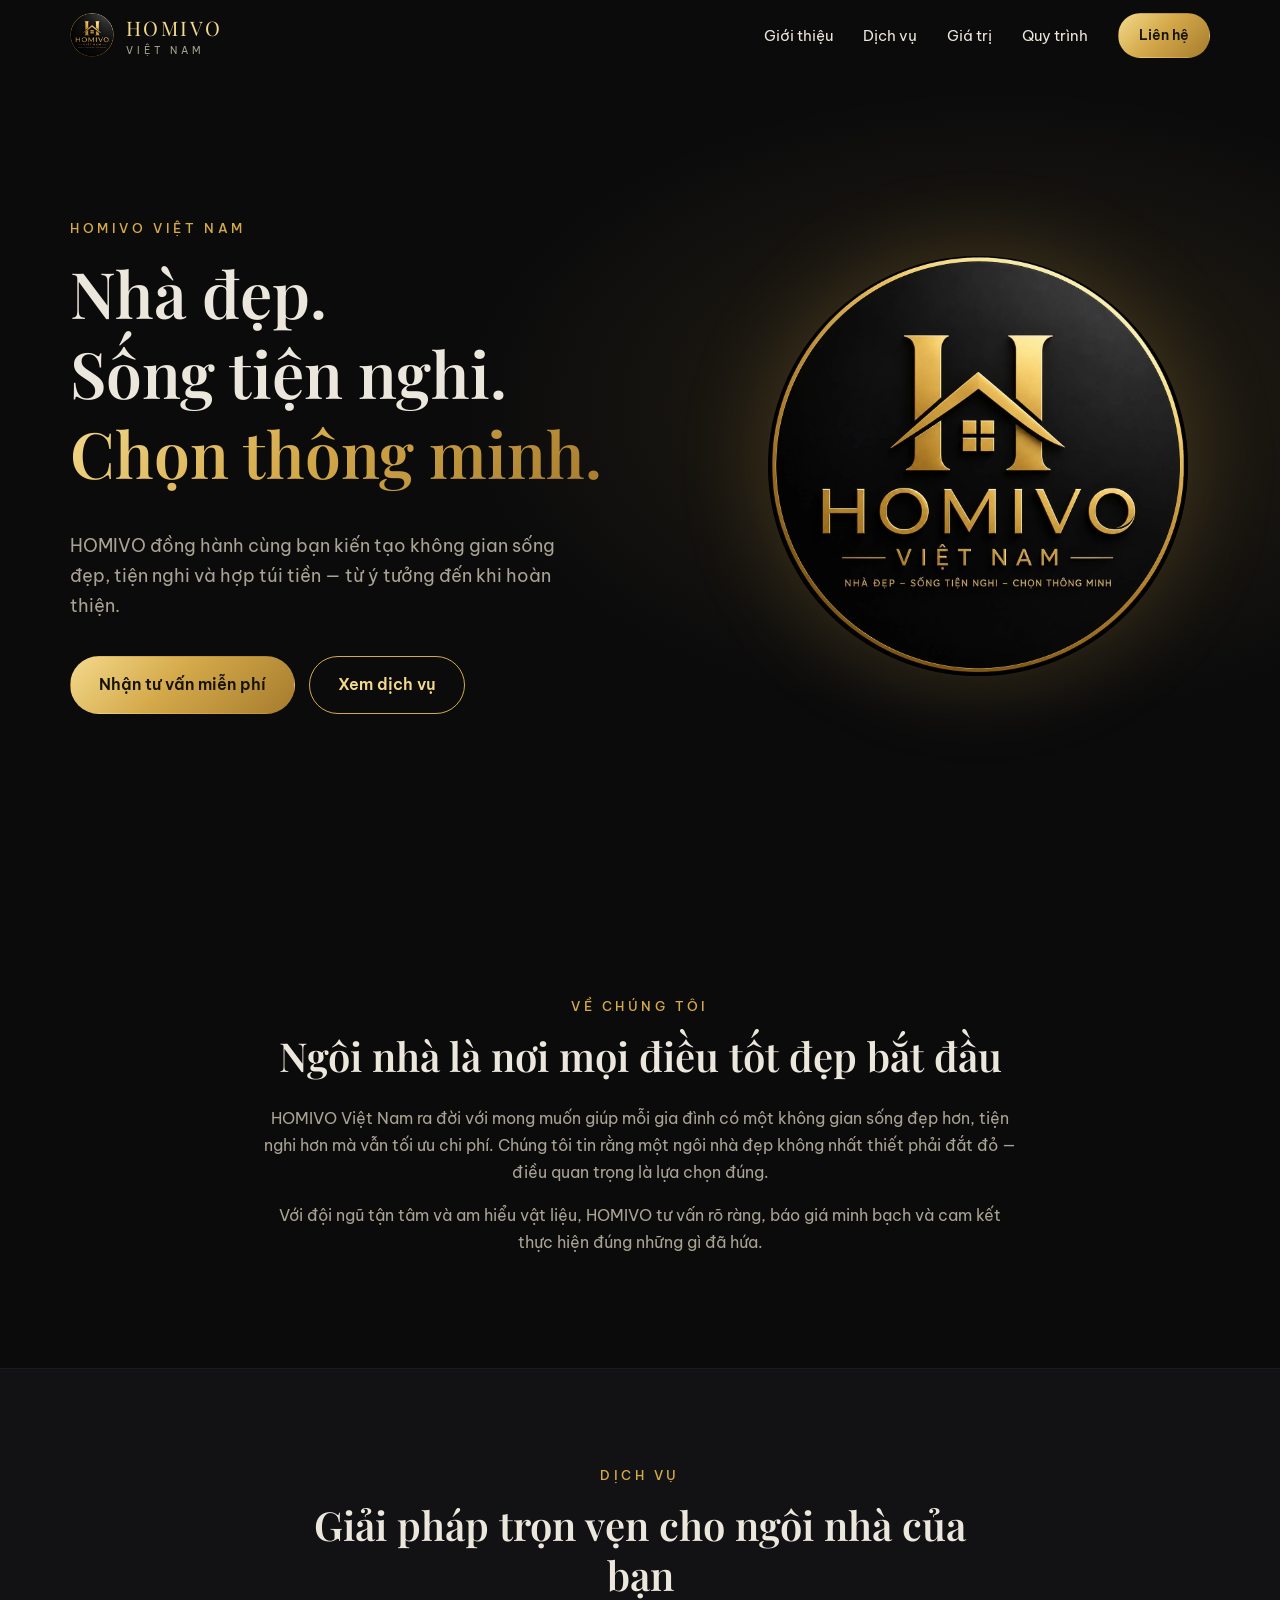
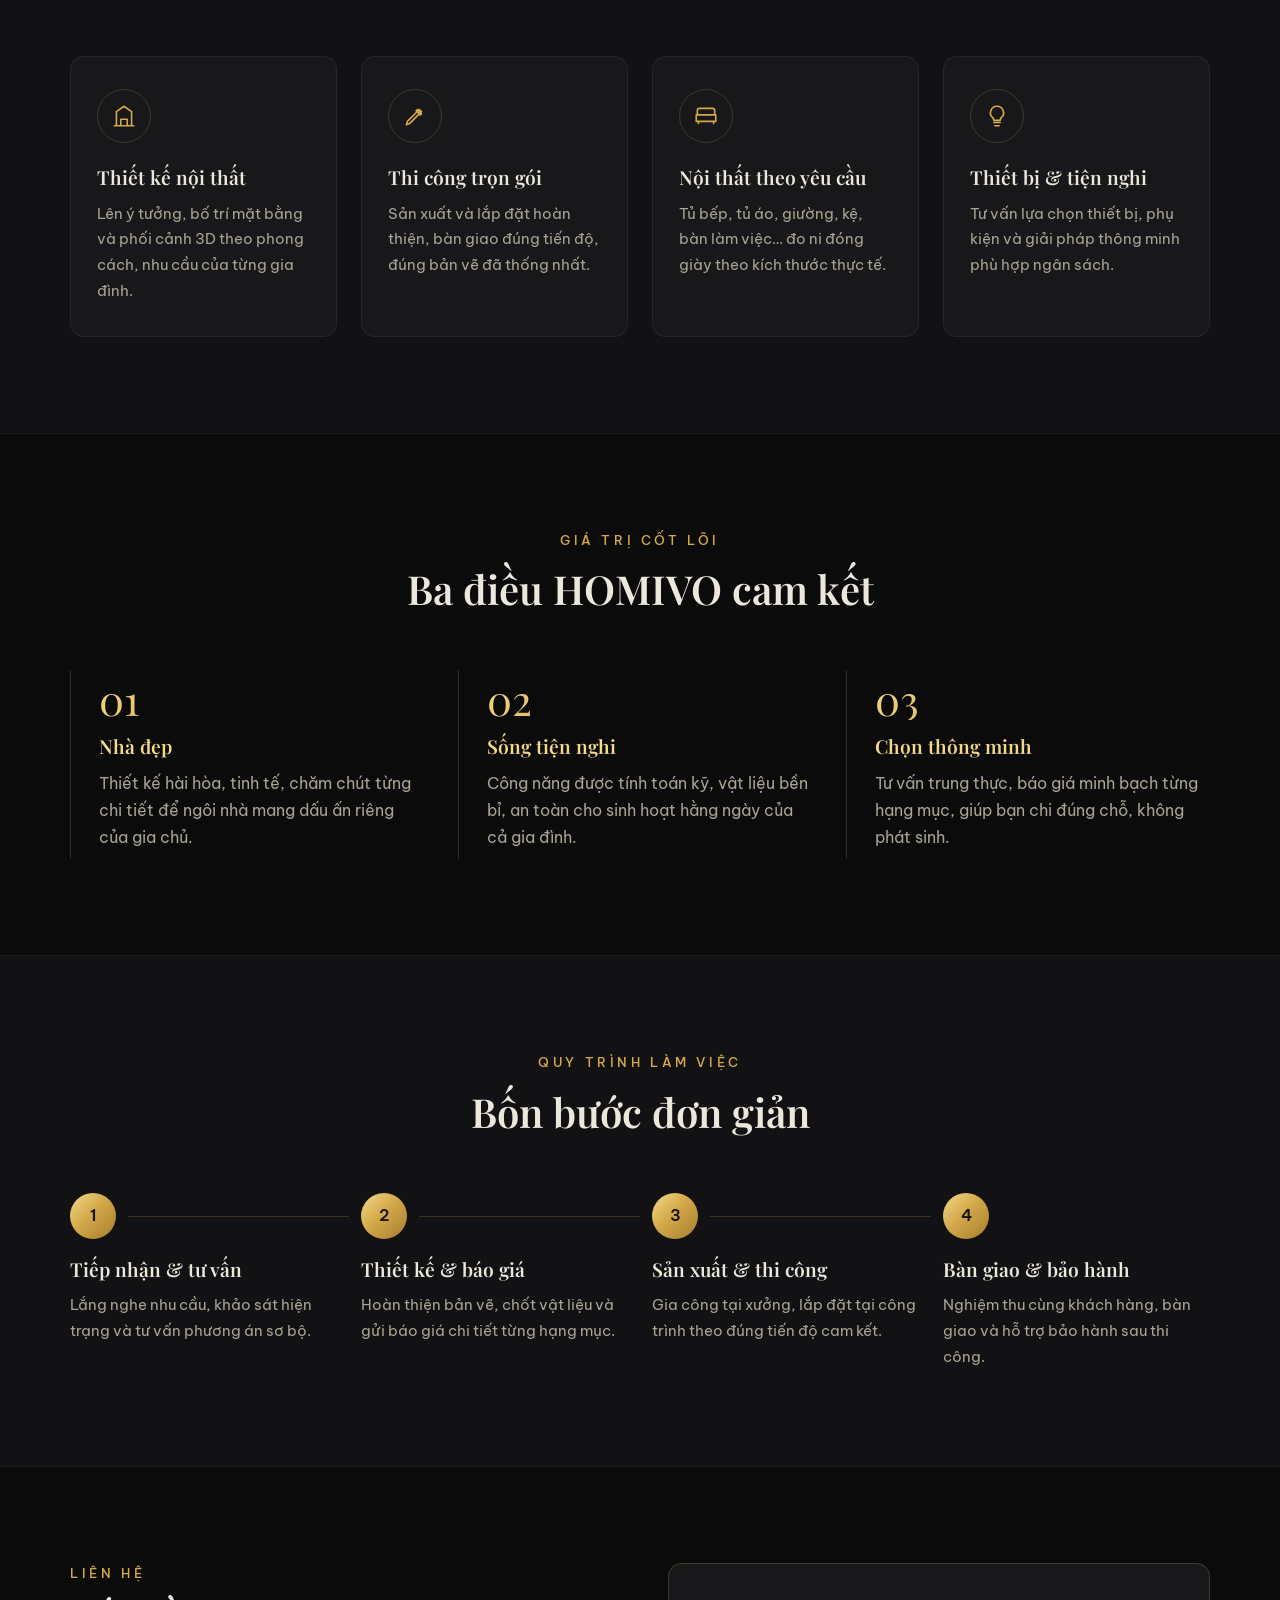
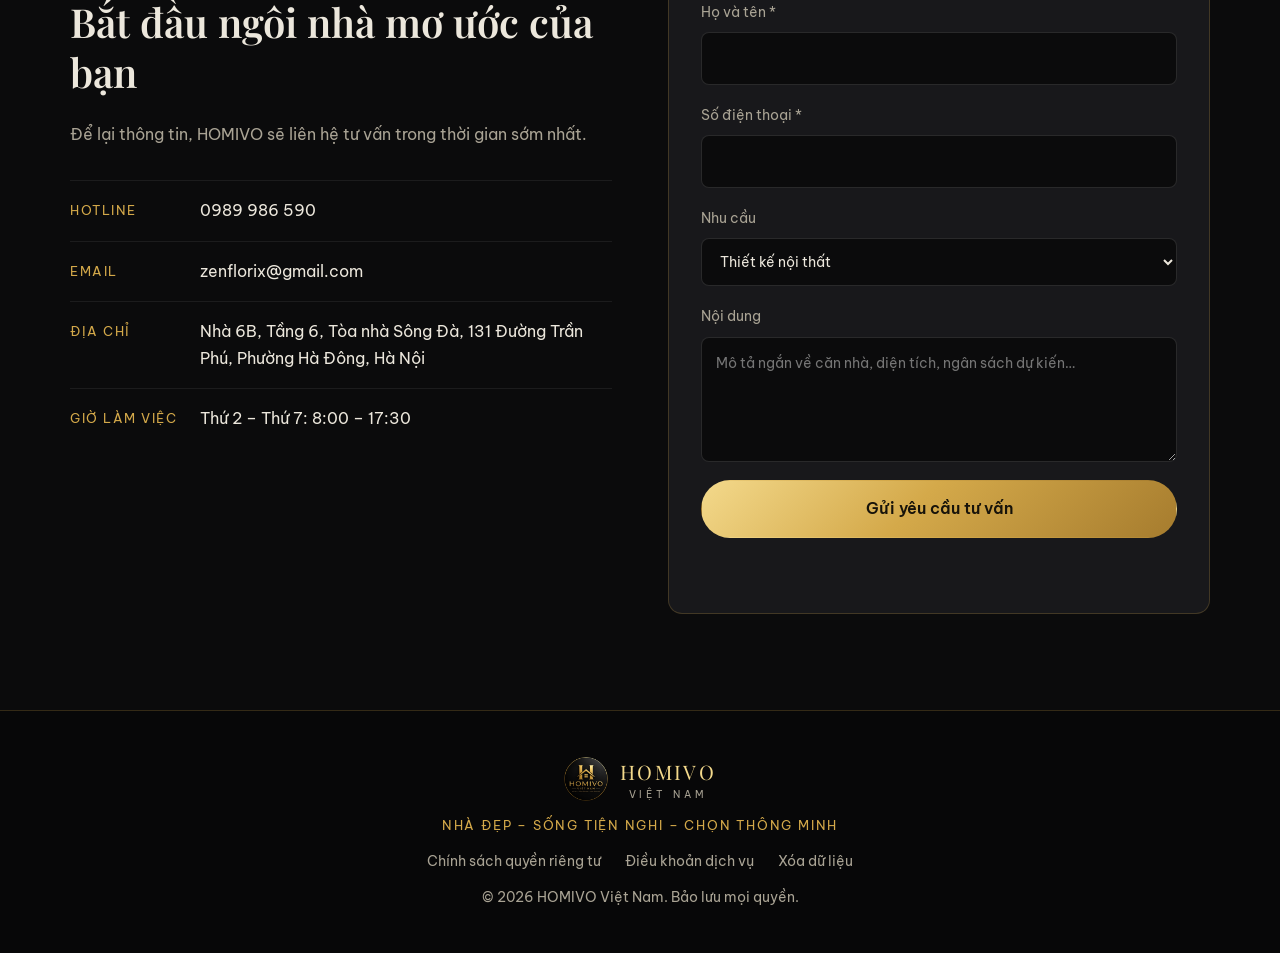
<file: index.html>
<!DOCTYPE html>
<html lang="vi">
<head>
  <meta charset="UTF-8">
  <meta name="viewport" content="width=device-width, initial-scale=1.0">
  <title>HOMIVO Việt Nam — Nhà đẹp, Sống tiện nghi, Chọn thông minh</title>
  <meta name="description" content="HOMIVO Việt Nam — giải pháp nội thất và tiện nghi cho ngôi nhà của bạn. Nhà đẹp – Sống tiện nghi – Chọn thông minh.">
  <link rel="icon" href="assets/logo.webp">
  <link rel="preconnect" href="https://fonts.googleapis.com">
  <link rel="preconnect" href="https://fonts.gstatic.com" crossorigin>
  <link href="https://fonts.googleapis.com/css2?family=Be+Vietnam+Pro:wght@300;400;500;600&family=Playfair+Display:wght@500;600;700&display=swap" rel="stylesheet">
  <link rel="stylesheet" href="style.css">
</head>
<body>

  <!-- ===== THANH ĐIỀU HƯỚNG ===== -->
  <header class="header" id="header">
    <div class="container header__inner">
      <a href="#trang-chu" class="brand">
        <img src="assets/logo.webp" alt="Logo HOMIVO Việt Nam" class="brand__logo">
        <span class="brand__name">HOMIVO <small>Việt Nam</small></span>
      </a>
      <button class="nav-toggle" id="navToggle" aria-label="Mở menu" aria-expanded="false">
        <span></span><span></span><span></span>
      </button>
      <nav class="nav" id="nav">
        <a href="#gioi-thieu">Giới thiệu</a>
        <a href="#dich-vu">Dịch vụ</a>
        <a href="#gia-tri">Giá trị</a>
        <a href="#quy-trinh">Quy trình</a>
        <a href="#lien-he" class="btn btn--small">Liên hệ</a>
      </nav>
    </div>
  </header>

  <main>
    <!-- ===== TRANG CHỦ ===== -->
    <section class="hero" id="trang-chu">
      <div class="container hero__inner">
        <div class="hero__text">
          <p class="eyebrow">HOMIVO Việt Nam</p>
          <h1>Nhà đẹp.<br>Sống tiện nghi.<br><span class="gold">Chọn thông minh.</span></h1>
          <p class="hero__lead">
            HOMIVO đồng hành cùng bạn kiến tạo không gian sống đẹp, tiện nghi
            và hợp túi tiền — từ ý tưởng đến khi hoàn thiện.
          </p>
          <div class="hero__actions">
            <a href="#lien-he" class="btn">Nhận tư vấn miễn phí</a>
            <a href="#dich-vu" class="btn btn--ghost">Xem dịch vụ</a>
          </div>
        </div>
        <div class="hero__logo">
          <img src="assets/logo.webp" alt="HOMIVO Việt Nam">
        </div>
      </div>
    </section>

    <!-- ===== GIỚI THIỆU ===== -->
    <section class="section" id="gioi-thieu">
      <div class="container narrow reveal">
        <p class="eyebrow">Về chúng tôi</p>
        <h2>Ngôi nhà là nơi mọi điều tốt đẹp bắt đầu</h2>
        <!-- THAY: đoạn giới thiệu công ty -->
        <p>
          HOMIVO Việt Nam ra đời với mong muốn giúp mỗi gia đình có một không gian sống
          đẹp hơn, tiện nghi hơn mà vẫn tối ưu chi phí. Chúng tôi tin rằng một ngôi nhà đẹp
          không nhất thiết phải đắt đỏ — điều quan trọng là lựa chọn đúng.
        </p>
        <p>
          Với đội ngũ tận tâm và am hiểu vật liệu, HOMIVO tư vấn rõ ràng, báo giá minh bạch
          và cam kết thực hiện đúng những gì đã hứa.
        </p>
      </div>
    </section>

    <!-- ===== DỊCH VỤ ===== -->
    <section class="section section--alt" id="dich-vu">
      <div class="container">
        <div class="section__head reveal">
          <p class="eyebrow">Dịch vụ</p>
          <h2>Giải pháp trọn vẹn cho ngôi nhà của bạn</h2>
        </div>
        <!-- THAY: danh sách dịch vụ / sản phẩm thực tế -->
        <div class="grid grid--4">
          <article class="card reveal">
            <div class="card__icon">
              <svg viewBox="0 0 24 24"><path d="M3 21h18M5 21V8l7-5 7 5v13M9 21v-6h6v6"/></svg>
            </div>
            <h3>Thiết kế nội thất</h3>
            <p>Lên ý tưởng, bố trí mặt bằng và phối cảnh 3D theo phong cách, nhu cầu của từng gia đình.</p>
          </article>
          <article class="card reveal">
            <div class="card__icon">
              <svg viewBox="0 0 24 24"><path d="M14 6l4 4M4 20l3-1 11-11-2-2L5 17l-1 3zM13 7l4 4"/></svg>
            </div>
            <h3>Thi công trọn gói</h3>
            <p>Sản xuất và lắp đặt hoàn thiện, bàn giao đúng tiến độ, đúng bản vẽ đã thống nhất.</p>
          </article>
          <article class="card reveal">
            <div class="card__icon">
              <svg viewBox="0 0 24 24"><path d="M4 11V7a2 2 0 012-2h12a2 2 0 012 2v4M3 11h18v6H3zM5 17v2M19 17v2"/></svg>
            </div>
            <h3>Nội thất theo yêu cầu</h3>
            <p>Tủ bếp, tủ áo, giường, kệ, bàn làm việc… đo ni đóng giày theo kích thước thực tế.</p>
          </article>
          <article class="card reveal">
            <div class="card__icon">
              <svg viewBox="0 0 24 24"><path d="M9 18h6M10 21h4M12 3a6 6 0 00-4 10.5c.7.7 1 1.5 1 2.5h6c0-1 .3-1.8 1-2.5A6 6 0 0012 3z"/></svg>
            </div>
            <h3>Thiết bị &amp; tiện nghi</h3>
            <p>Tư vấn lựa chọn thiết bị, phụ kiện và giải pháp thông minh phù hợp ngân sách.</p>
          </article>
        </div>
      </div>
    </section>

    <!-- ===== GIÁ TRỊ ===== -->
    <section class="section" id="gia-tri">
      <div class="container">
        <div class="section__head reveal">
          <p class="eyebrow">Giá trị cốt lõi</p>
          <h2>Ba điều HOMIVO cam kết</h2>
        </div>
        <div class="grid grid--3">
          <div class="value reveal">
            <span class="value__num">01</span>
            <h3>Nhà đẹp</h3>
            <p>Thiết kế hài hòa, tinh tế, chăm chút từng chi tiết để ngôi nhà mang dấu ấn riêng của gia chủ.</p>
          </div>
          <div class="value reveal">
            <span class="value__num">02</span>
            <h3>Sống tiện nghi</h3>
            <p>Công năng được tính toán kỹ, vật liệu bền bỉ, an toàn cho sinh hoạt hằng ngày của cả gia đình.</p>
          </div>
          <div class="value reveal">
            <span class="value__num">03</span>
            <h3>Chọn thông minh</h3>
            <p>Tư vấn trung thực, báo giá minh bạch từng hạng mục, giúp bạn chi đúng chỗ, không phát sinh.</p>
          </div>
        </div>
      </div>
    </section>

    <!-- ===== QUY TRÌNH ===== -->
    <section class="section section--alt" id="quy-trinh">
      <div class="container">
        <div class="section__head reveal">
          <p class="eyebrow">Quy trình làm việc</p>
          <h2>Bốn bước đơn giản</h2>
        </div>
        <ol class="steps">
          <li class="reveal"><h3>Tiếp nhận &amp; tư vấn</h3><p>Lắng nghe nhu cầu, khảo sát hiện trạng và tư vấn phương án sơ bộ.</p></li>
          <li class="reveal"><h3>Thiết kế &amp; báo giá</h3><p>Hoàn thiện bản vẽ, chốt vật liệu và gửi báo giá chi tiết từng hạng mục.</p></li>
          <li class="reveal"><h3>Sản xuất &amp; thi công</h3><p>Gia công tại xưởng, lắp đặt tại công trình theo đúng tiến độ cam kết.</p></li>
          <li class="reveal"><h3>Bàn giao &amp; bảo hành</h3><p>Nghiệm thu cùng khách hàng, bàn giao và hỗ trợ bảo hành sau thi công.</p></li>
        </ol>
      </div>
    </section>

    <!-- ===== LIÊN HỆ ===== -->
    <section class="section" id="lien-he">
      <div class="container contact">
        <div class="contact__info reveal">
          <p class="eyebrow">Liên hệ</p>
          <h2>Bắt đầu ngôi nhà mơ ước của bạn</h2>
          <p>Để lại thông tin, HOMIVO sẽ liên hệ tư vấn trong thời gian sớm nhất.</p>
          <!-- THAY: thông tin liên hệ thật -->
          <ul class="contact__list">
            <li><span>Hotline</span><a href="tel:0989986590">0989 986 590</a></li>
            <li><span>Email</span><a href="mailto:zenflorix@gmail.com">zenflorix@gmail.com</a></li>
            <li><span>Địa chỉ</span>Nhà 6B, Tầng 6, Tòa nhà Sông Đà, 131 Đường Trần Phú, Phường Hà Đông, Hà Nội</li>
            <li><span>Giờ làm việc</span>Thứ 2 – Thứ 7: 8:00 – 17:30</li>
          </ul>
        </div>

        <form class="form reveal" id="contactForm" novalidate>
          <label>Họ và tên *
            <input type="text" name="ten" required autocomplete="name">
          </label>
          <label>Số điện thoại *
            <input type="tel" name="sdt" required autocomplete="tel" pattern="[0-9+ .]{9,15}">
          </label>
          <label>Nhu cầu
            <select name="nhucau">
              <option>Thiết kế nội thất</option>
              <option>Thi công trọn gói</option>
              <option>Nội thất theo yêu cầu</option>
              <option>Thiết bị &amp; tiện nghi</option>
              <option>Khác</option>
            </select>
          </label>
          <label>Nội dung
            <textarea name="noidung" rows="4" placeholder="Mô tả ngắn về căn nhà, diện tích, ngân sách dự kiến…"></textarea>
          </label>
          <button type="submit" class="btn">Gửi yêu cầu tư vấn</button>
          <p class="form__note" id="formNote" role="status"></p>
        </form>
      </div>
    </section>
  </main>

  <!-- ===== CHÂN TRANG ===== -->
  <footer class="footer">
    <div class="container footer__inner">
      <div class="brand">
        <img src="assets/logo.webp" alt="" class="brand__logo">
        <span class="brand__name">HOMIVO <small>Việt Nam</small></span>
      </div>
      <p class="footer__slogan">Nhà đẹp – Sống tiện nghi – Chọn thông minh</p>
      <nav class="footer__links">
        <a href="chinh-sach-quyen-rieng-tu.html">Chính sách quyền riêng tư</a>
        <a href="dieu-khoan-dich-vu.html">Điều khoản dịch vụ</a>
        <a href="xoa-du-lieu.html">Xóa dữ liệu</a>
      </nav>
      <p class="footer__copy">© <span id="year"></span> HOMIVO Việt Nam. Bảo lưu mọi quyền.</p>
    </div>
  </footer>

  <script src="script.js"></script>
</body>
</html>
</file>
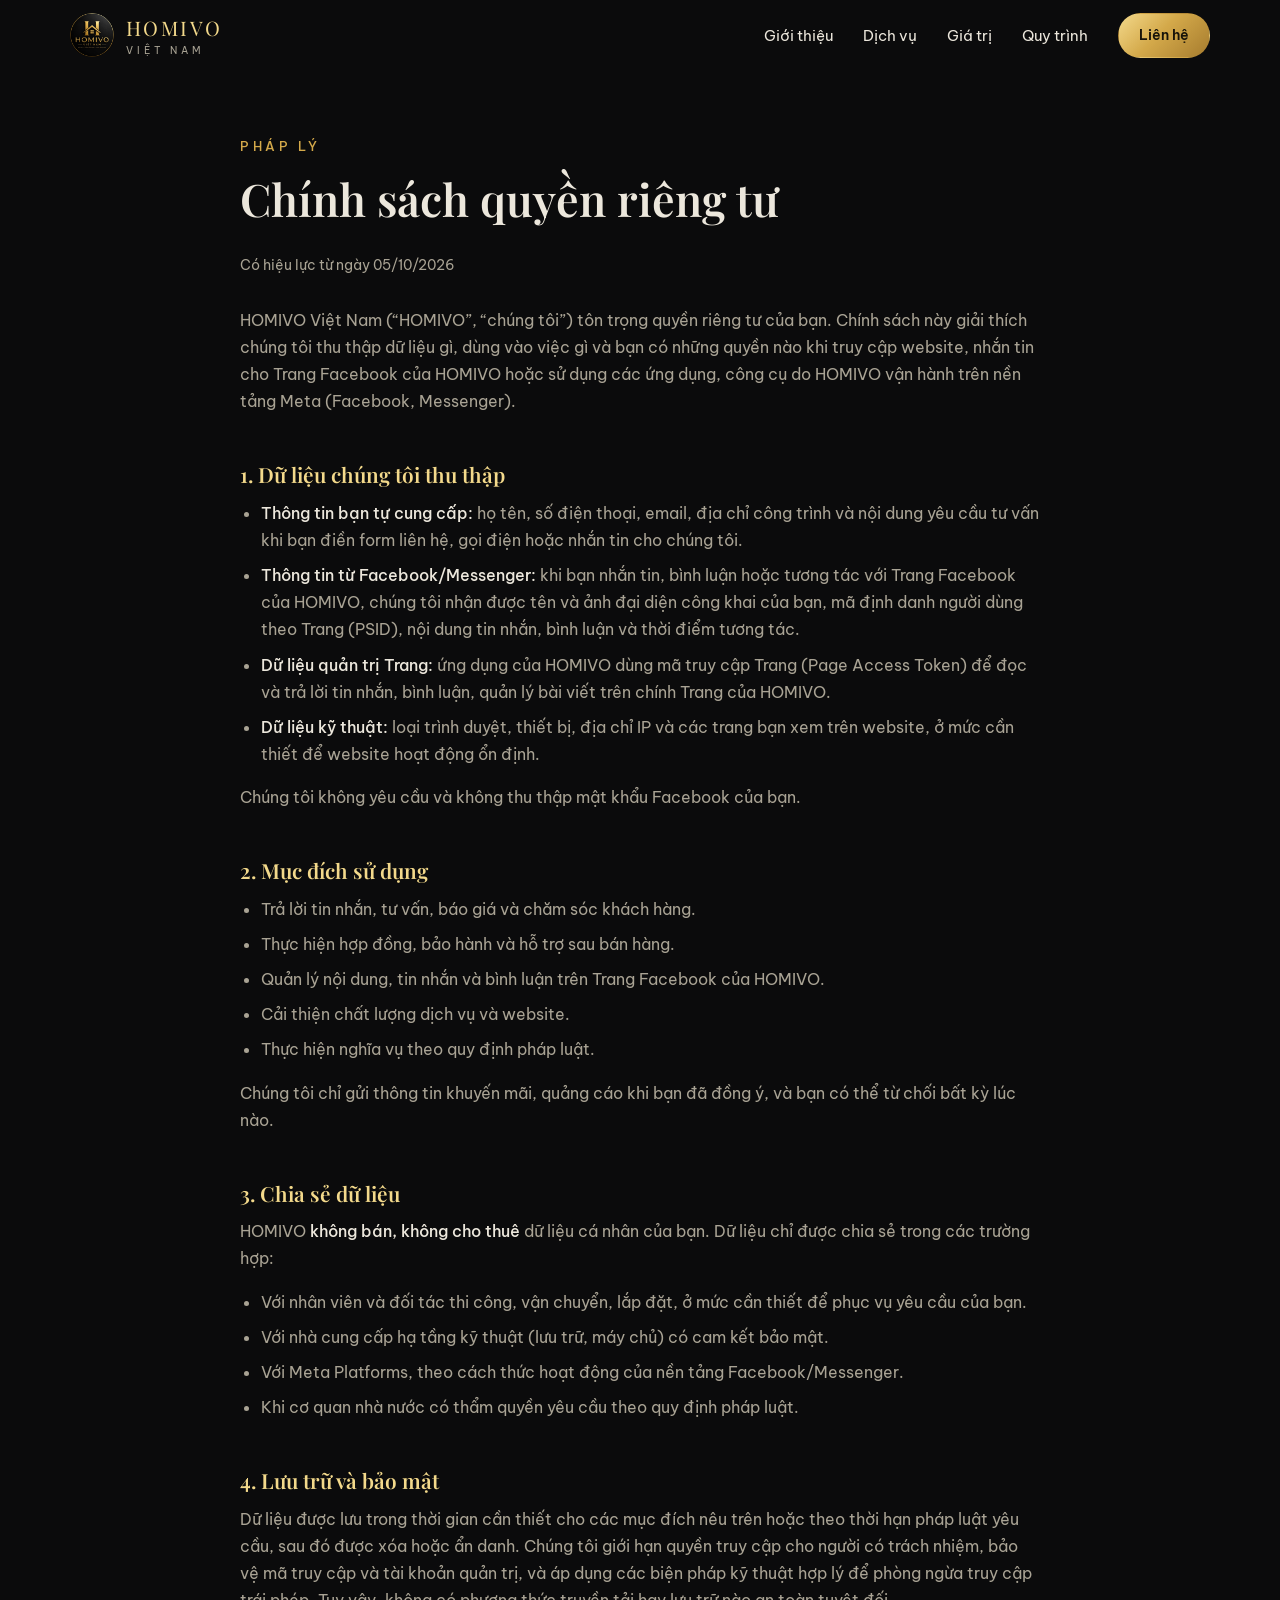
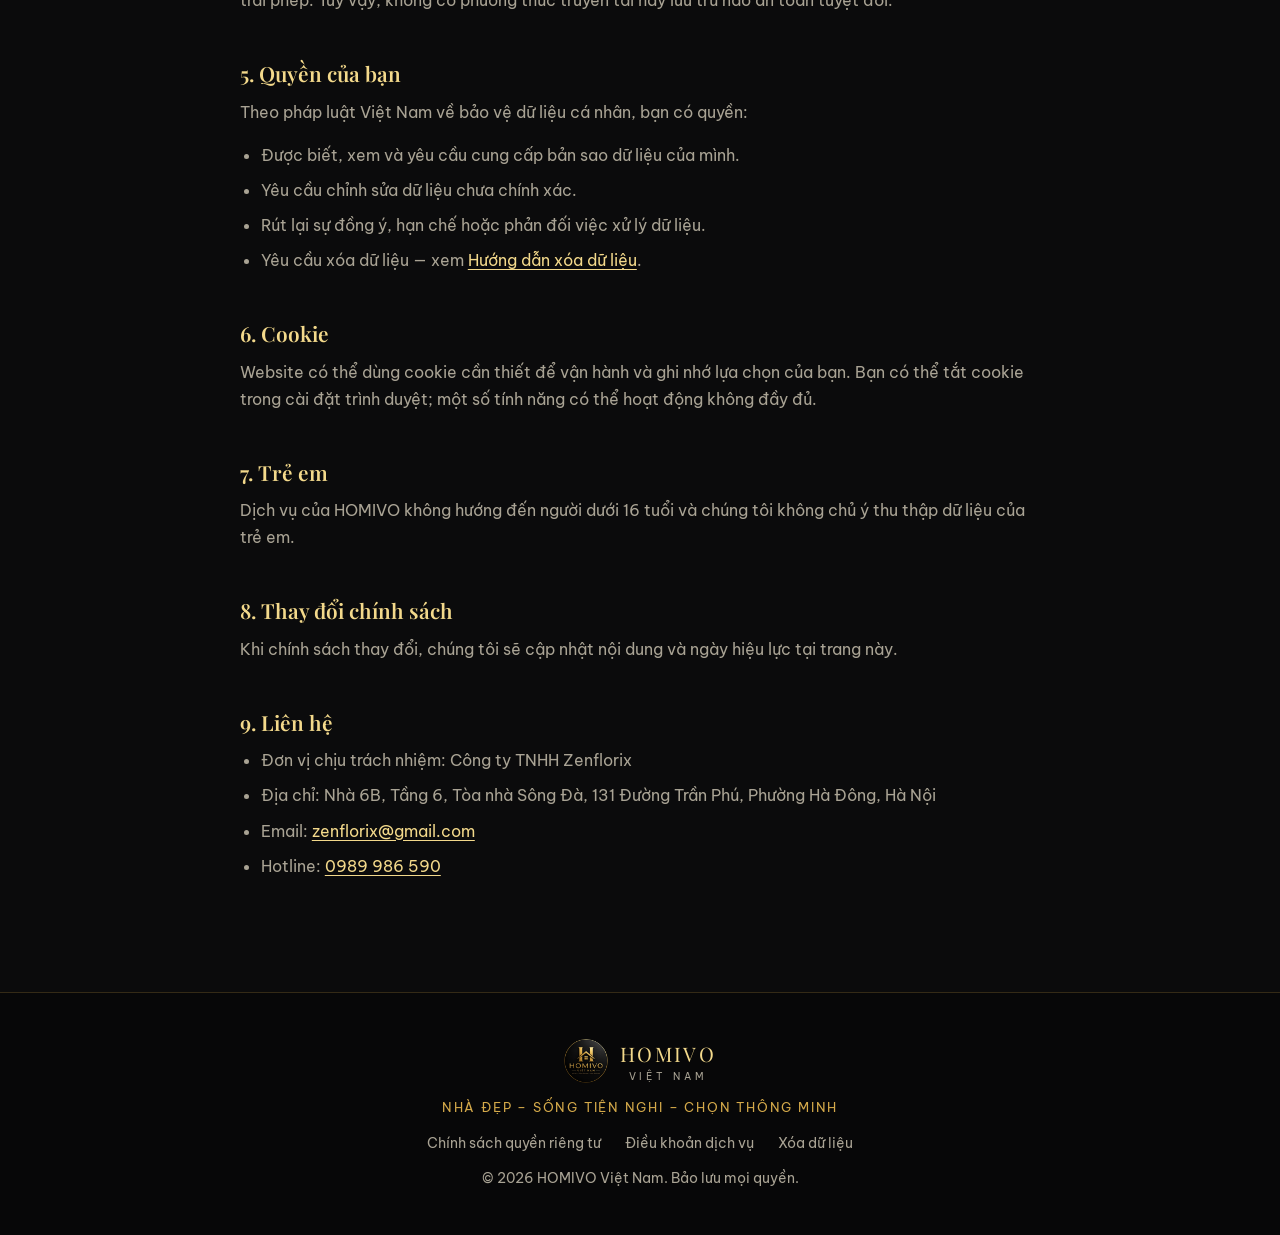
<file: chinh-sach-quyen-rieng-tu.html>
<!DOCTYPE html>
<html lang="vi">
<head>
  <meta charset="UTF-8">
  <meta name="viewport" content="width=device-width, initial-scale=1.0">
  <title>Chính sách quyền riêng tư — HOMIVO Việt Nam</title>
  <meta name="description" content="Chính sách quyền riêng tư của HOMIVO Việt Nam: dữ liệu chúng tôi thu thập qua website và Facebook/Messenger, mục đích sử dụng và quyền của bạn.">
  <link rel="icon" href="assets/logo.webp">
  <link rel="preconnect" href="https://fonts.googleapis.com">
  <link rel="preconnect" href="https://fonts.gstatic.com" crossorigin>
  <link href="https://fonts.googleapis.com/css2?family=Be+Vietnam+Pro:wght@300;400;500;600&family=Playfair+Display:wght@500;600;700&display=swap" rel="stylesheet">
  <link rel="stylesheet" href="style.css">
</head>
<body>

  <header class="header" id="header">
    <div class="container header__inner">
      <a href="index.html" class="brand">
        <img src="assets/logo.webp" alt="Logo HOMIVO Việt Nam" class="brand__logo">
        <span class="brand__name">HOMIVO <small>Việt Nam</small></span>
      </a>
      <button class="nav-toggle" id="navToggle" aria-label="Mở menu" aria-expanded="false">
        <span></span><span></span><span></span>
      </button>
      <nav class="nav" id="nav">
        <a href="index.html#gioi-thieu">Giới thiệu</a>
        <a href="index.html#dich-vu">Dịch vụ</a>
        <a href="index.html#gia-tri">Giá trị</a>
        <a href="index.html#quy-trinh">Quy trình</a>
        <a href="index.html#lien-he" class="btn btn--small">Liên hệ</a>
      </nav>
    </div>
  </header>

  <main class="legal">
    <div class="container legal__inner">
      <p class="eyebrow">Pháp lý</p>
      <h1>Chính sách quyền riêng tư</h1>
      <!-- THAY: ngày hiệu lực -->
      <p class="legal__date">Có hiệu lực từ ngày 05/10/2026</p>

      <p>
        HOMIVO Việt Nam (“HOMIVO”, “chúng tôi”) tôn trọng quyền riêng tư của bạn. Chính sách này
        giải thích chúng tôi thu thập dữ liệu gì, dùng vào việc gì và bạn có những quyền nào khi
        truy cập website, nhắn tin cho Trang Facebook của HOMIVO hoặc sử dụng các ứng dụng,
        công cụ do HOMIVO vận hành trên nền tảng Meta (Facebook, Messenger).
      </p>

      <h2>1. Dữ liệu chúng tôi thu thập</h2>
      <ul>
        <li><strong>Thông tin bạn tự cung cấp:</strong> họ tên, số điện thoại, email, địa chỉ công trình và nội dung yêu cầu tư vấn khi bạn điền form liên hệ, gọi điện hoặc nhắn tin cho chúng tôi.</li>
        <li><strong>Thông tin từ Facebook/Messenger:</strong> khi bạn nhắn tin, bình luận hoặc tương tác với Trang Facebook của HOMIVO, chúng tôi nhận được tên và ảnh đại diện công khai của bạn, mã định danh người dùng theo Trang (PSID), nội dung tin nhắn, bình luận và thời điểm tương tác.</li>
        <li><strong>Dữ liệu quản trị Trang:</strong> ứng dụng của HOMIVO dùng mã truy cập Trang (Page Access Token) để đọc và trả lời tin nhắn, bình luận, quản lý bài viết trên chính Trang của HOMIVO.</li>
        <li><strong>Dữ liệu kỹ thuật:</strong> loại trình duyệt, thiết bị, địa chỉ IP và các trang bạn xem trên website, ở mức cần thiết để website hoạt động ổn định.</li>
      </ul>
      <p>Chúng tôi không yêu cầu và không thu thập mật khẩu Facebook của bạn.</p>

      <h2>2. Mục đích sử dụng</h2>
      <ul>
        <li>Trả lời tin nhắn, tư vấn, báo giá và chăm sóc khách hàng.</li>
        <li>Thực hiện hợp đồng, bảo hành và hỗ trợ sau bán hàng.</li>
        <li>Quản lý nội dung, tin nhắn và bình luận trên Trang Facebook của HOMIVO.</li>
        <li>Cải thiện chất lượng dịch vụ và website.</li>
        <li>Thực hiện nghĩa vụ theo quy định pháp luật.</li>
      </ul>
      <p>Chúng tôi chỉ gửi thông tin khuyến mãi, quảng cáo khi bạn đã đồng ý, và bạn có thể từ chối bất kỳ lúc nào.</p>

      <h2>3. Chia sẻ dữ liệu</h2>
      <p>HOMIVO <strong>không bán, không cho thuê</strong> dữ liệu cá nhân của bạn. Dữ liệu chỉ được chia sẻ trong các trường hợp:</p>
      <ul>
        <li>Với nhân viên và đối tác thi công, vận chuyển, lắp đặt, ở mức cần thiết để phục vụ yêu cầu của bạn.</li>
        <li>Với nhà cung cấp hạ tầng kỹ thuật (lưu trữ, máy chủ) có cam kết bảo mật.</li>
        <li>Với Meta Platforms, theo cách thức hoạt động của nền tảng Facebook/Messenger.</li>
        <li>Khi cơ quan nhà nước có thẩm quyền yêu cầu theo quy định pháp luật.</li>
      </ul>

      <h2>4. Lưu trữ và bảo mật</h2>
      <p>
        Dữ liệu được lưu trong thời gian cần thiết cho các mục đích nêu trên hoặc theo thời hạn
        pháp luật yêu cầu, sau đó được xóa hoặc ẩn danh. Chúng tôi giới hạn quyền truy cập cho
        người có trách nhiệm, bảo vệ mã truy cập và tài khoản quản trị, và áp dụng các biện pháp
        kỹ thuật hợp lý để phòng ngừa truy cập trái phép. Tuy vậy, không có phương thức truyền
        tải hay lưu trữ nào an toàn tuyệt đối.
      </p>

      <h2>5. Quyền của bạn</h2>
      <p>Theo pháp luật Việt Nam về bảo vệ dữ liệu cá nhân, bạn có quyền:</p>
      <ul>
        <li>Được biết, xem và yêu cầu cung cấp bản sao dữ liệu của mình.</li>
        <li>Yêu cầu chỉnh sửa dữ liệu chưa chính xác.</li>
        <li>Rút lại sự đồng ý, hạn chế hoặc phản đối việc xử lý dữ liệu.</li>
        <li>Yêu cầu xóa dữ liệu — xem <a href="xoa-du-lieu.html">Hướng dẫn xóa dữ liệu</a>.</li>
      </ul>

      <h2>6. Cookie</h2>
      <p>
        Website có thể dùng cookie cần thiết để vận hành và ghi nhớ lựa chọn của bạn. Bạn có thể
        tắt cookie trong cài đặt trình duyệt; một số tính năng có thể hoạt động không đầy đủ.
      </p>

      <h2>7. Trẻ em</h2>
      <p>Dịch vụ của HOMIVO không hướng đến người dưới 16 tuổi và chúng tôi không chủ ý thu thập dữ liệu của trẻ em.</p>

      <h2>8. Thay đổi chính sách</h2>
      <p>Khi chính sách thay đổi, chúng tôi sẽ cập nhật nội dung và ngày hiệu lực tại trang này.</p>

      <h2>9. Liên hệ</h2>
      <!-- THAY: tên pháp nhân và thông tin liên hệ thật -->
      <ul>
        <li>Đơn vị chịu trách nhiệm: Công ty TNHH Zenflorix</li>
        <li>Địa chỉ: Nhà 6B, Tầng 6, Tòa nhà Sông Đà, 131 Đường Trần Phú, Phường Hà Đông, Hà Nội</li>
        <li>Email: <a href="mailto:zenflorix@gmail.com">zenflorix@gmail.com</a></li>
        <li>Hotline: <a href="tel:0989986590">0989 986 590</a></li>
      </ul>
    </div>
  </main>

  <footer class="footer">
    <div class="container footer__inner">
      <div class="brand">
        <img src="assets/logo.webp" alt="" class="brand__logo">
        <span class="brand__name">HOMIVO <small>Việt Nam</small></span>
      </div>
      <p class="footer__slogan">Nhà đẹp – Sống tiện nghi – Chọn thông minh</p>
      <nav class="footer__links">
        <a href="chinh-sach-quyen-rieng-tu.html">Chính sách quyền riêng tư</a>
        <a href="dieu-khoan-dich-vu.html">Điều khoản dịch vụ</a>
        <a href="xoa-du-lieu.html">Xóa dữ liệu</a>
      </nav>
      <p class="footer__copy">© <span id="year"></span> HOMIVO Việt Nam. Bảo lưu mọi quyền.</p>
    </div>
  </footer>

  <script src="script.js"></script>
</body>
</html>
</file>
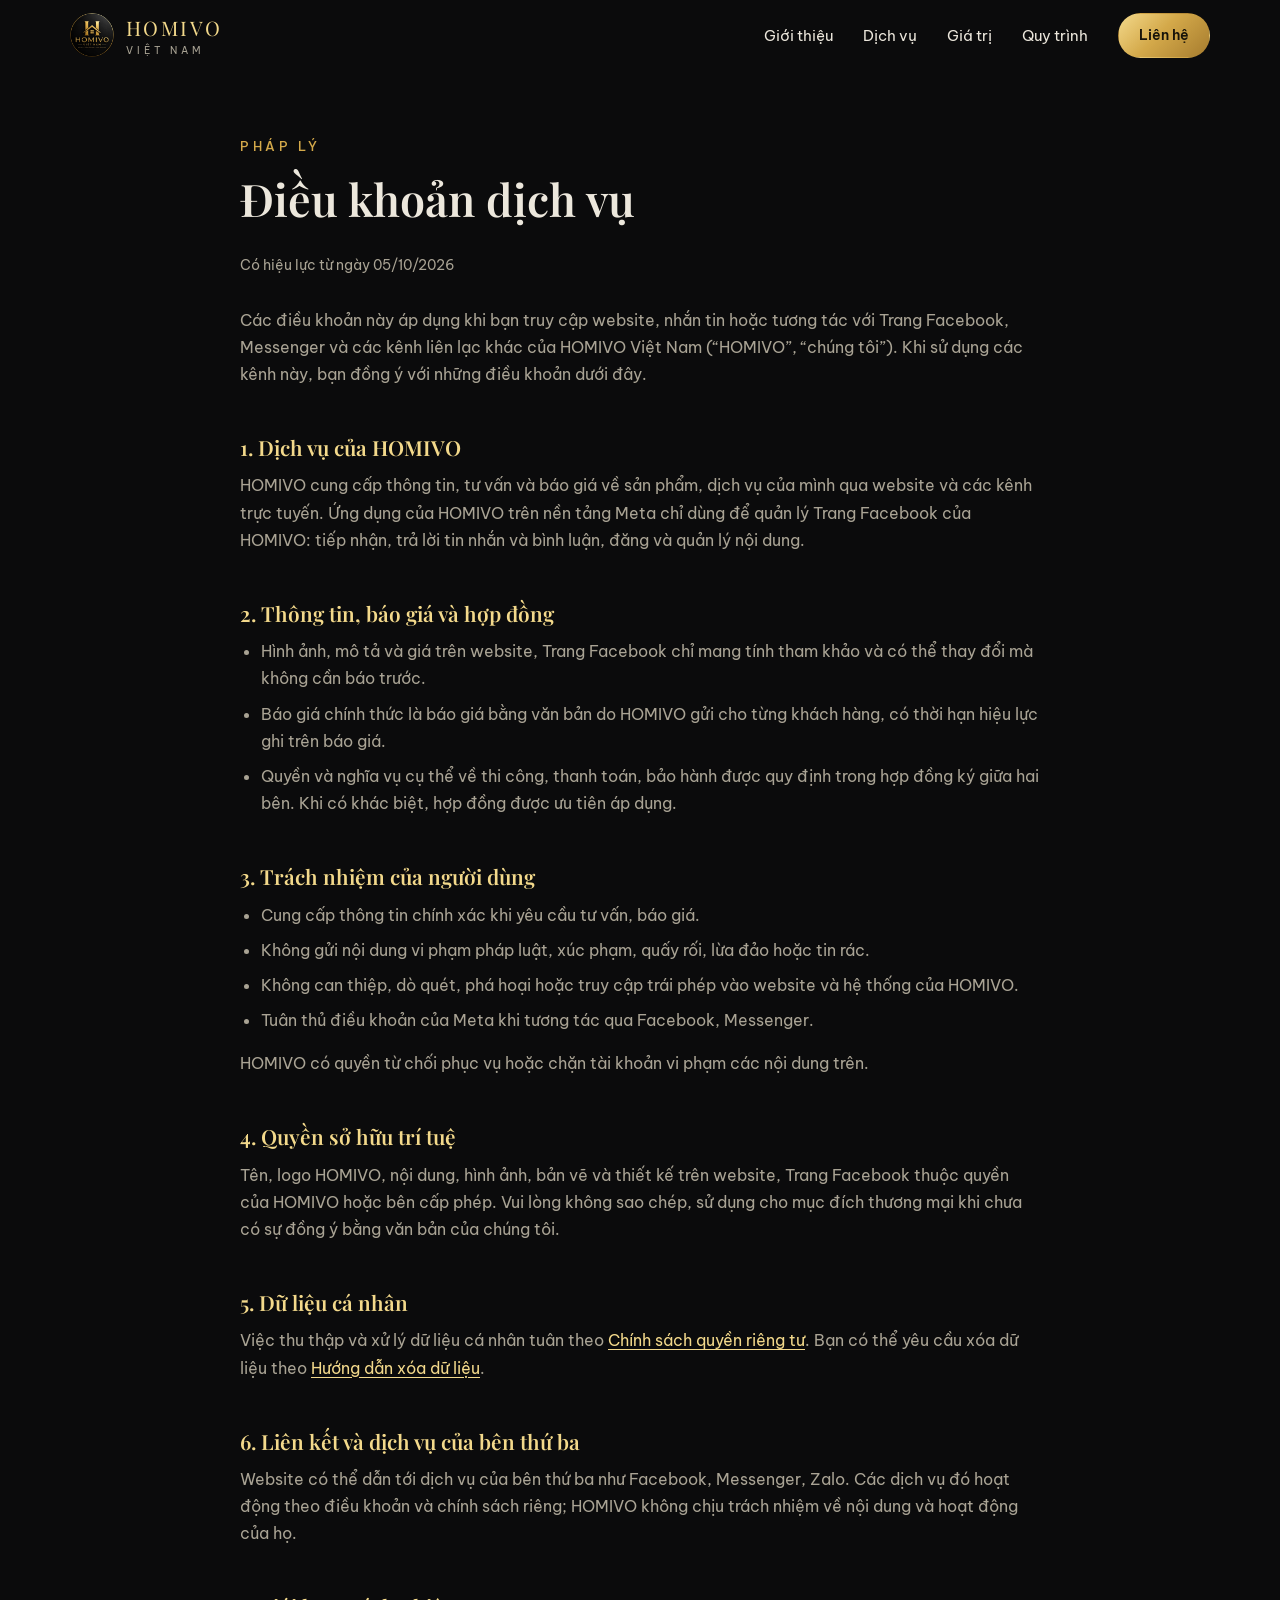
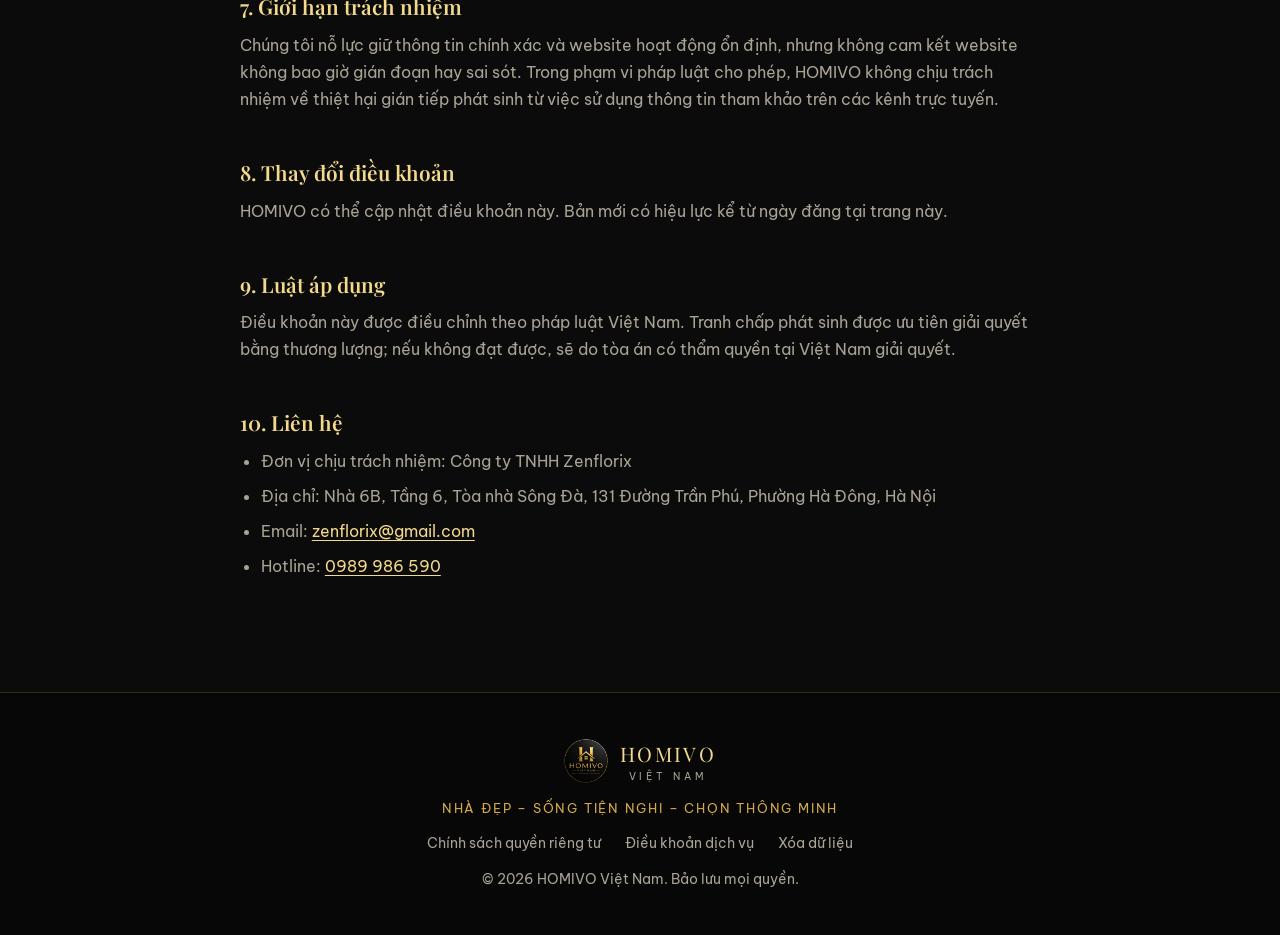
<file: dieu-khoan-dich-vu.html>
<!DOCTYPE html>
<html lang="vi">
<head>
  <meta charset="UTF-8">
  <meta name="viewport" content="width=device-width, initial-scale=1.0">
  <title>Điều khoản dịch vụ — HOMIVO Việt Nam</title>
  <meta name="description" content="Điều khoản dịch vụ khi sử dụng website, Trang Facebook và các kênh liên lạc của HOMIVO Việt Nam.">
  <link rel="icon" href="assets/logo.webp">
  <link rel="preconnect" href="https://fonts.googleapis.com">
  <link rel="preconnect" href="https://fonts.gstatic.com" crossorigin>
  <link href="https://fonts.googleapis.com/css2?family=Be+Vietnam+Pro:wght@300;400;500;600&family=Playfair+Display:wght@500;600;700&display=swap" rel="stylesheet">
  <link rel="stylesheet" href="style.css">
</head>
<body>

  <header class="header" id="header">
    <div class="container header__inner">
      <a href="index.html" class="brand">
        <img src="assets/logo.webp" alt="Logo HOMIVO Việt Nam" class="brand__logo">
        <span class="brand__name">HOMIVO <small>Việt Nam</small></span>
      </a>
      <button class="nav-toggle" id="navToggle" aria-label="Mở menu" aria-expanded="false">
        <span></span><span></span><span></span>
      </button>
      <nav class="nav" id="nav">
        <a href="index.html#gioi-thieu">Giới thiệu</a>
        <a href="index.html#dich-vu">Dịch vụ</a>
        <a href="index.html#gia-tri">Giá trị</a>
        <a href="index.html#quy-trinh">Quy trình</a>
        <a href="index.html#lien-he" class="btn btn--small">Liên hệ</a>
      </nav>
    </div>
  </header>

  <main class="legal">
    <div class="container legal__inner">
      <p class="eyebrow">Pháp lý</p>
      <h1>Điều khoản dịch vụ</h1>
      <!-- THAY: ngày hiệu lực -->
      <p class="legal__date">Có hiệu lực từ ngày 05/10/2026</p>

      <p>
        Các điều khoản này áp dụng khi bạn truy cập website, nhắn tin hoặc tương tác với Trang
        Facebook, Messenger và các kênh liên lạc khác của HOMIVO Việt Nam (“HOMIVO”, “chúng tôi”).
        Khi sử dụng các kênh này, bạn đồng ý với những điều khoản dưới đây.
      </p>

      <h2>1. Dịch vụ của HOMIVO</h2>
      <p>
        HOMIVO cung cấp thông tin, tư vấn và báo giá về sản phẩm, dịch vụ của mình qua website và
        các kênh trực tuyến. Ứng dụng của HOMIVO trên nền tảng Meta chỉ dùng để quản lý Trang
        Facebook của HOMIVO: tiếp nhận, trả lời tin nhắn và bình luận, đăng và quản lý nội dung.
      </p>

      <h2>2. Thông tin, báo giá và hợp đồng</h2>
      <ul>
        <li>Hình ảnh, mô tả và giá trên website, Trang Facebook chỉ mang tính tham khảo và có thể thay đổi mà không cần báo trước.</li>
        <li>Báo giá chính thức là báo giá bằng văn bản do HOMIVO gửi cho từng khách hàng, có thời hạn hiệu lực ghi trên báo giá.</li>
        <li>Quyền và nghĩa vụ cụ thể về thi công, thanh toán, bảo hành được quy định trong hợp đồng ký giữa hai bên. Khi có khác biệt, hợp đồng được ưu tiên áp dụng.</li>
      </ul>

      <h2>3. Trách nhiệm của người dùng</h2>
      <ul>
        <li>Cung cấp thông tin chính xác khi yêu cầu tư vấn, báo giá.</li>
        <li>Không gửi nội dung vi phạm pháp luật, xúc phạm, quấy rối, lừa đảo hoặc tin rác.</li>
        <li>Không can thiệp, dò quét, phá hoại hoặc truy cập trái phép vào website và hệ thống của HOMIVO.</li>
        <li>Tuân thủ điều khoản của Meta khi tương tác qua Facebook, Messenger.</li>
      </ul>
      <p>HOMIVO có quyền từ chối phục vụ hoặc chặn tài khoản vi phạm các nội dung trên.</p>

      <h2>4. Quyền sở hữu trí tuệ</h2>
      <p>
        Tên, logo HOMIVO, nội dung, hình ảnh, bản vẽ và thiết kế trên website, Trang Facebook
        thuộc quyền của HOMIVO hoặc bên cấp phép. Vui lòng không sao chép, sử dụng cho mục đích
        thương mại khi chưa có sự đồng ý bằng văn bản của chúng tôi.
      </p>

      <h2>5. Dữ liệu cá nhân</h2>
      <p>
        Việc thu thập và xử lý dữ liệu cá nhân tuân theo
        <a href="chinh-sach-quyen-rieng-tu.html">Chính sách quyền riêng tư</a>. Bạn có thể yêu cầu
        xóa dữ liệu theo <a href="xoa-du-lieu.html">Hướng dẫn xóa dữ liệu</a>.
      </p>

      <h2>6. Liên kết và dịch vụ của bên thứ ba</h2>
      <p>
        Website có thể dẫn tới dịch vụ của bên thứ ba như Facebook, Messenger, Zalo. Các dịch vụ đó
        hoạt động theo điều khoản và chính sách riêng; HOMIVO không chịu trách nhiệm về nội dung
        và hoạt động của họ.
      </p>

      <h2>7. Giới hạn trách nhiệm</h2>
      <p>
        Chúng tôi nỗ lực giữ thông tin chính xác và website hoạt động ổn định, nhưng không cam kết
        website không bao giờ gián đoạn hay sai sót. Trong phạm vi pháp luật cho phép, HOMIVO không
        chịu trách nhiệm về thiệt hại gián tiếp phát sinh từ việc sử dụng thông tin tham khảo trên
        các kênh trực tuyến.
      </p>

      <h2>8. Thay đổi điều khoản</h2>
      <p>HOMIVO có thể cập nhật điều khoản này. Bản mới có hiệu lực kể từ ngày đăng tại trang này.</p>

      <h2>9. Luật áp dụng</h2>
      <p>
        Điều khoản này được điều chỉnh theo pháp luật Việt Nam. Tranh chấp phát sinh được ưu tiên
        giải quyết bằng thương lượng; nếu không đạt được, sẽ do tòa án có thẩm quyền tại Việt Nam giải quyết.
      </p>

      <h2>10. Liên hệ</h2>
      <!-- THAY: tên pháp nhân và thông tin liên hệ thật -->
      <ul>
        <li>Đơn vị chịu trách nhiệm: Công ty TNHH Zenflorix</li>
        <li>Địa chỉ: Nhà 6B, Tầng 6, Tòa nhà Sông Đà, 131 Đường Trần Phú, Phường Hà Đông, Hà Nội</li>
        <li>Email: <a href="mailto:zenflorix@gmail.com">zenflorix@gmail.com</a></li>
        <li>Hotline: <a href="tel:0989986590">0989 986 590</a></li>
      </ul>
    </div>
  </main>

  <footer class="footer">
    <div class="container footer__inner">
      <div class="brand">
        <img src="assets/logo.webp" alt="" class="brand__logo">
        <span class="brand__name">HOMIVO <small>Việt Nam</small></span>
      </div>
      <p class="footer__slogan">Nhà đẹp – Sống tiện nghi – Chọn thông minh</p>
      <nav class="footer__links">
        <a href="chinh-sach-quyen-rieng-tu.html">Chính sách quyền riêng tư</a>
        <a href="dieu-khoan-dich-vu.html">Điều khoản dịch vụ</a>
        <a href="xoa-du-lieu.html">Xóa dữ liệu</a>
      </nav>
      <p class="footer__copy">© <span id="year"></span> HOMIVO Việt Nam. Bảo lưu mọi quyền.</p>
    </div>
  </footer>

  <script src="script.js"></script>
</body>
</html>
</file>
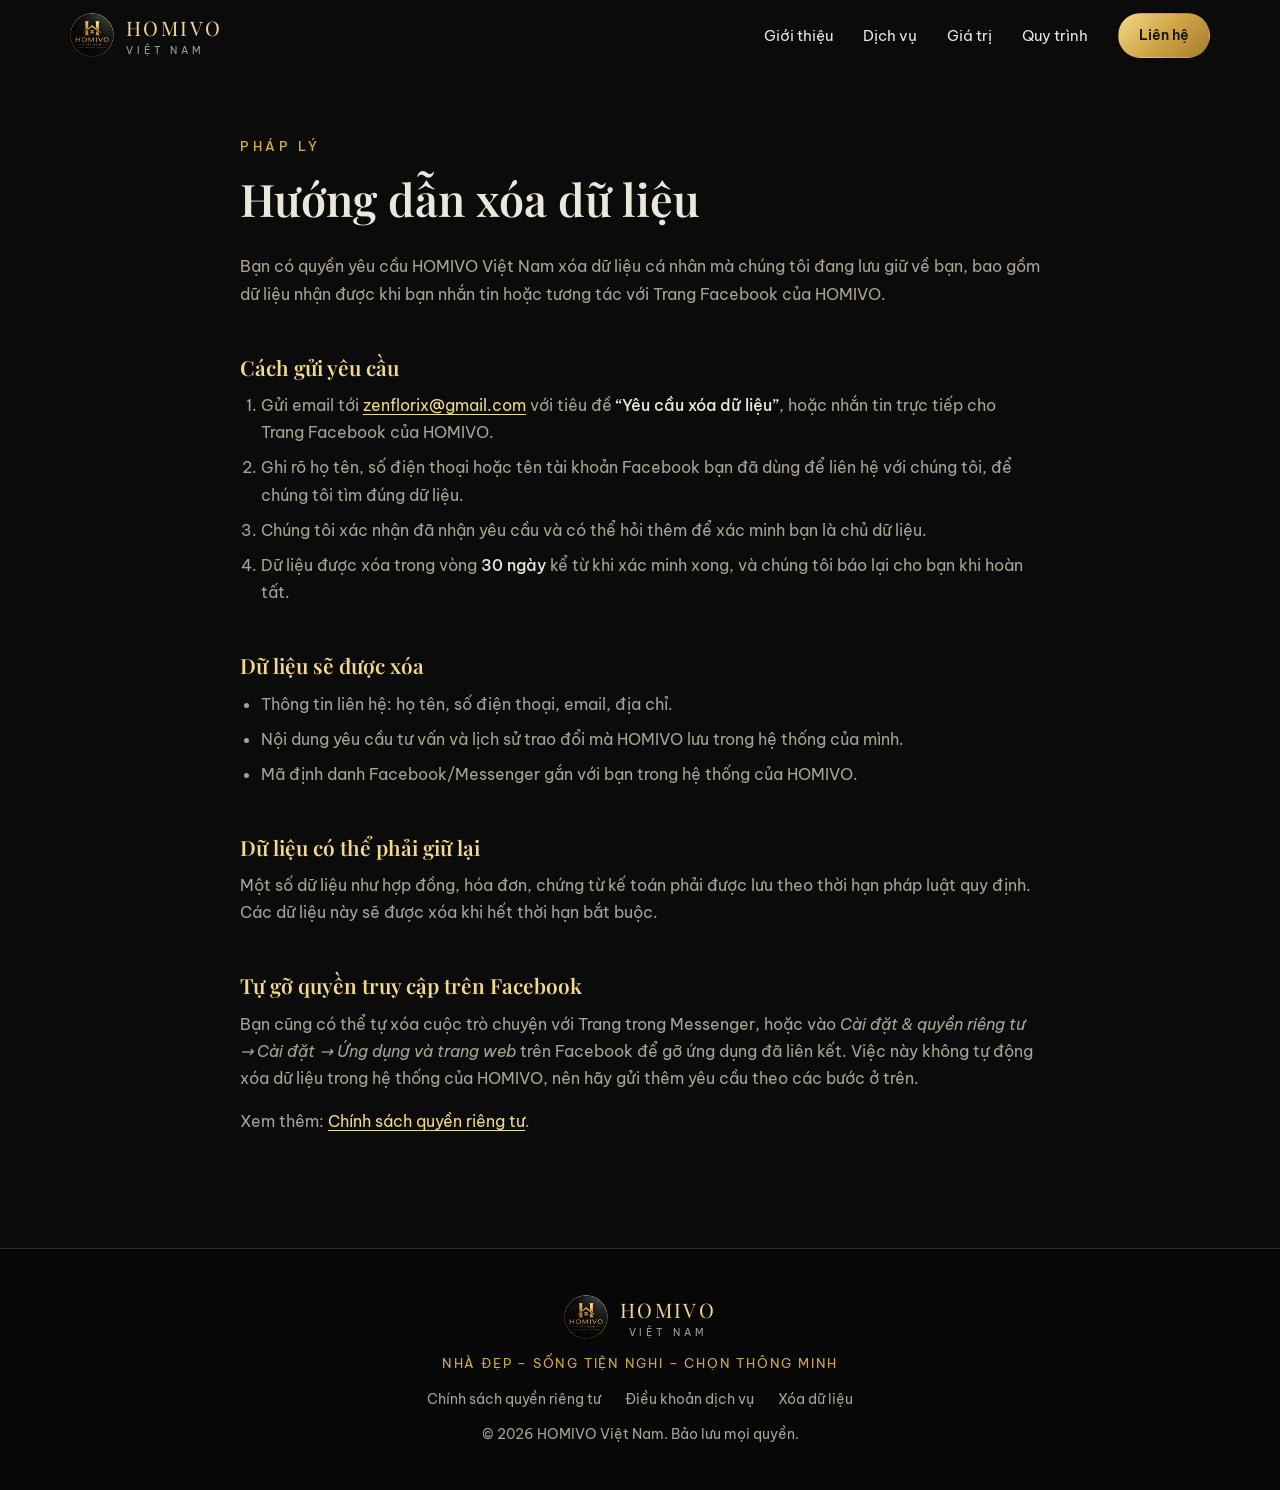
<file: xoa-du-lieu.html>
<!DOCTYPE html>
<html lang="vi">
<head>
  <meta charset="UTF-8">
  <meta name="viewport" content="width=device-width, initial-scale=1.0">
  <title>Hướng dẫn xóa dữ liệu — HOMIVO Việt Nam</title>
  <meta name="description" content="Hướng dẫn yêu cầu HOMIVO Việt Nam xóa dữ liệu cá nhân của bạn, bao gồm dữ liệu từ Facebook và Messenger.">
  <link rel="icon" href="assets/logo.webp">
  <link rel="preconnect" href="https://fonts.googleapis.com">
  <link rel="preconnect" href="https://fonts.gstatic.com" crossorigin>
  <link href="https://fonts.googleapis.com/css2?family=Be+Vietnam+Pro:wght@300;400;500;600&family=Playfair+Display:wght@500;600;700&display=swap" rel="stylesheet">
  <link rel="stylesheet" href="style.css">
</head>
<body>

  <header class="header" id="header">
    <div class="container header__inner">
      <a href="index.html" class="brand">
        <img src="assets/logo.webp" alt="Logo HOMIVO Việt Nam" class="brand__logo">
        <span class="brand__name">HOMIVO <small>Việt Nam</small></span>
      </a>
      <button class="nav-toggle" id="navToggle" aria-label="Mở menu" aria-expanded="false">
        <span></span><span></span><span></span>
      </button>
      <nav class="nav" id="nav">
        <a href="index.html#gioi-thieu">Giới thiệu</a>
        <a href="index.html#dich-vu">Dịch vụ</a>
        <a href="index.html#gia-tri">Giá trị</a>
        <a href="index.html#quy-trinh">Quy trình</a>
        <a href="index.html#lien-he" class="btn btn--small">Liên hệ</a>
      </nav>
    </div>
  </header>

  <main class="legal">
    <div class="container legal__inner">
      <p class="eyebrow">Pháp lý</p>
      <h1>Hướng dẫn xóa dữ liệu</h1>

      <p>
        Bạn có quyền yêu cầu HOMIVO Việt Nam xóa dữ liệu cá nhân mà chúng tôi đang lưu giữ về bạn,
        bao gồm dữ liệu nhận được khi bạn nhắn tin hoặc tương tác với Trang Facebook của HOMIVO.
      </p>

      <h2>Cách gửi yêu cầu</h2>
      <!-- THAY: email nhận yêu cầu xóa dữ liệu -->
      <ol>
        <li>Gửi email tới <a href="mailto:zenflorix@gmail.com?subject=Y%C3%AAu%20c%E1%BA%A7u%20x%C3%B3a%20d%E1%BB%AF%20li%E1%BB%87u">zenflorix@gmail.com</a> với tiêu đề <strong>“Yêu cầu xóa dữ liệu”</strong>, hoặc nhắn tin trực tiếp cho Trang Facebook của HOMIVO.</li>
        <li>Ghi rõ họ tên, số điện thoại hoặc tên tài khoản Facebook bạn đã dùng để liên hệ với chúng tôi, để chúng tôi tìm đúng dữ liệu.</li>
        <li>Chúng tôi xác nhận đã nhận yêu cầu và có thể hỏi thêm để xác minh bạn là chủ dữ liệu.</li>
        <li>Dữ liệu được xóa trong vòng <strong>30 ngày</strong> kể từ khi xác minh xong, và chúng tôi báo lại cho bạn khi hoàn tất.</li>
      </ol>

      <h2>Dữ liệu sẽ được xóa</h2>
      <ul>
        <li>Thông tin liên hệ: họ tên, số điện thoại, email, địa chỉ.</li>
        <li>Nội dung yêu cầu tư vấn và lịch sử trao đổi mà HOMIVO lưu trong hệ thống của mình.</li>
        <li>Mã định danh Facebook/Messenger gắn với bạn trong hệ thống của HOMIVO.</li>
      </ul>

      <h2>Dữ liệu có thể phải giữ lại</h2>
      <p>
        Một số dữ liệu như hợp đồng, hóa đơn, chứng từ kế toán phải được lưu theo thời hạn pháp luật
        quy định. Các dữ liệu này sẽ được xóa khi hết thời hạn bắt buộc.
      </p>

      <h2>Tự gỡ quyền truy cập trên Facebook</h2>
      <p>
        Bạn cũng có thể tự xóa cuộc trò chuyện với Trang trong Messenger, hoặc vào
        <em>Cài đặt &amp; quyền riêng tư → Cài đặt → Ứng dụng và trang web</em> trên Facebook để gỡ
        ứng dụng đã liên kết. Việc này không tự động xóa dữ liệu trong hệ thống của HOMIVO, nên hãy
        gửi thêm yêu cầu theo các bước ở trên.
      </p>

      <p>Xem thêm: <a href="chinh-sach-quyen-rieng-tu.html">Chính sách quyền riêng tư</a>.</p>
    </div>
  </main>

  <footer class="footer">
    <div class="container footer__inner">
      <div class="brand">
        <img src="assets/logo.webp" alt="" class="brand__logo">
        <span class="brand__name">HOMIVO <small>Việt Nam</small></span>
      </div>
      <p class="footer__slogan">Nhà đẹp – Sống tiện nghi – Chọn thông minh</p>
      <nav class="footer__links">
        <a href="chinh-sach-quyen-rieng-tu.html">Chính sách quyền riêng tư</a>
        <a href="dieu-khoan-dich-vu.html">Điều khoản dịch vụ</a>
        <a href="xoa-du-lieu.html">Xóa dữ liệu</a>
      </nav>
      <p class="footer__copy">© <span id="year"></span> HOMIVO Việt Nam. Bảo lưu mọi quyền.</p>
    </div>
  </footer>

  <script src="script.js"></script>
</body>
</html>
</file>
<file: style.css>
/* ===== HOMIVO Việt Nam — đen & vàng kim ===== */
:root {
  --bg: #0b0b0c;
  --bg-alt: #121214;
  --surface: #18181b;
  --line: rgba(212, 169, 74, 0.22);
  --text: #ece7dc;
  --muted: #a9a394;
  --gold: #d4a94a;
  --gold-light: #f3d98b;
  --gold-dark: #a67c2e;
  --gold-grad: linear-gradient(135deg, #f3d98b 0%, #d4a94a 45%, #a67c2e 100%);
  --radius: 14px;
  --header-h: 72px;
}

*, *::before, *::after { box-sizing: border-box; }

html { scroll-behavior: smooth; scroll-padding-top: var(--header-h); }

body {
  margin: 0;
  background: var(--bg);
  color: var(--text);
  font-family: "Be Vietnam Pro", system-ui, -apple-system, "Segoe UI", sans-serif;
  font-size: 16px;
  line-height: 1.7;
  -webkit-font-smoothing: antialiased;
}

img { max-width: 100%; display: block; }
a { color: inherit; text-decoration: none; }

h1, h2, h3 {
  font-family: "Playfair Display", Georgia, serif;
  font-weight: 600;
  line-height: 1.25;
  margin: 0 0 0.6em;
}
h1 { font-size: clamp(2.2rem, 5.5vw, 4rem); }
h2 { font-size: clamp(1.6rem, 3.4vw, 2.5rem); }
h3 { font-size: 1.2rem; }
p { margin: 0 0 1em; color: var(--muted); }

.container { width: min(1140px, 100% - 32px); margin-inline: auto; }
.narrow { max-width: 760px; text-align: center; }

.gold {
  background: var(--gold-grad);
  -webkit-background-clip: text;
  background-clip: text;
  color: transparent;
}

.eyebrow {
  color: var(--gold);
  font-size: 0.8rem;
  font-weight: 500;
  letter-spacing: 0.28em;
  text-transform: uppercase;
  margin-bottom: 1em;
}

/* ----- Nút ----- */
.btn {
  display: inline-block;
  padding: 14px 28px;
  border: 1px solid transparent;
  border-radius: 999px;
  background: var(--gold-grad);
  color: #17130a;
  font: inherit;
  font-weight: 600;
  cursor: pointer;
  transition: transform 0.2s, box-shadow 0.2s, background 0.2s, color 0.2s;
}
.btn:hover { transform: translateY(-2px); box-shadow: 0 10px 30px rgba(212, 169, 74, 0.3); }
.btn--ghost { background: transparent; border-color: var(--gold); color: var(--gold-light); }
.btn--ghost:hover { background: rgba(212, 169, 74, 0.1); }
.btn--small { padding: 9px 20px; font-size: 0.9rem; }

/* ----- Thanh điều hướng ----- */
.header {
  position: fixed;
  inset: 0 0 auto 0;
  z-index: 50;
  height: var(--header-h);
  transition: background 0.3s, border-color 0.3s;
  border-bottom: 1px solid transparent;
}
.header.is-scrolled {
  background: rgba(11, 11, 12, 0.92);
  backdrop-filter: blur(10px);
  border-bottom-color: var(--line);
}
.header__inner { height: 100%; display: flex; align-items: center; justify-content: space-between; }

.brand { display: flex; align-items: center; gap: 12px; }
.brand__logo { width: 44px; height: 44px; border-radius: 50%; }
.brand__name {
  font-family: "Playfair Display", serif;
  font-size: 1.25rem;
  letter-spacing: 0.12em;
  color: var(--gold-light);
}
.brand__name small {
  display: block;
  font-family: "Be Vietnam Pro", sans-serif;
  font-size: 0.6rem;
  letter-spacing: 0.4em;
  text-transform: uppercase;
  color: var(--muted);
  margin-top: -2px;
}

.nav { display: flex; align-items: center; gap: 30px; font-size: 0.95rem; }
.nav a:not(.btn) { color: var(--text); position: relative; padding: 6px 0; }
.nav a:not(.btn)::after {
  content: "";
  position: absolute;
  left: 0; bottom: 0;
  width: 0; height: 1px;
  background: var(--gold);
  transition: width 0.25s;
}
.nav a:not(.btn):hover::after { width: 100%; }

.nav-toggle {
  display: none;
  width: 44px; height: 44px;
  background: none; border: 0; padding: 10px;
  cursor: pointer;
}
.nav-toggle span {
  display: block; height: 2px; margin: 5px 0;
  background: var(--gold-light);
  transition: transform 0.25s, opacity 0.25s;
}
.nav-toggle[aria-expanded="true"] span:nth-child(1) { transform: translateY(7px) rotate(45deg); }
.nav-toggle[aria-expanded="true"] span:nth-child(2) { opacity: 0; }
.nav-toggle[aria-expanded="true"] span:nth-child(3) { transform: translateY(-7px) rotate(-45deg); }

/* ----- Hero ----- */
.hero {
  min-height: 100vh;
  display: flex;
  align-items: center;
  padding: calc(var(--header-h) + 40px) 0 80px;
  background:
    radial-gradient(ellipse 60% 50% at 78% 45%, rgba(212, 169, 74, 0.14), transparent 70%),
    var(--bg);
}
.hero__inner { display: grid; grid-template-columns: 1.15fr 0.85fr; gap: 48px; align-items: center; }
.hero__lead { font-size: 1.1rem; max-width: 520px; margin-bottom: 2em; }
.hero__actions { display: flex; flex-wrap: wrap; gap: 14px; }
.hero__logo img {
  width: min(420px, 100%);
  margin-inline: auto;
  border-radius: 50%;
  box-shadow: 0 0 90px rgba(212, 169, 74, 0.22);
}

/* ----- Khối nội dung ----- */
.section { padding: 96px 0; }
.section--alt { background: var(--bg-alt); border-block: 1px solid rgba(255, 255, 255, 0.04); }
.section__head { text-align: center; max-width: 680px; margin: 0 auto 56px; }

.grid { display: grid; gap: 24px; }
.grid--4 { grid-template-columns: repeat(4, 1fr); }
.grid--3 { grid-template-columns: repeat(3, 1fr); }

.card {
  background: var(--surface);
  border: 1px solid rgba(255, 255, 255, 0.06);
  border-radius: var(--radius);
  padding: 32px 26px;
  transition: transform 0.25s, border-color 0.25s;
}
.card:hover { transform: translateY(-6px); border-color: var(--line); }
.card p { margin: 0; font-size: 0.95rem; }
.card__icon {
  width: 54px; height: 54px;
  display: grid; place-items: center;
  border: 1px solid var(--line);
  border-radius: 50%;
  margin-bottom: 22px;
}
.card__icon svg {
  width: 26px; height: 26px;
  fill: none; stroke: var(--gold);
  stroke-width: 1.5; stroke-linecap: round; stroke-linejoin: round;
}

.value { padding: 8px 8px 8px 28px; border-left: 1px solid var(--line); }
.value__num {
  font-family: "Playfair Display", serif;
  font-size: 2.6rem;
  line-height: 1;
  display: block;
  margin-bottom: 14px;
  background: var(--gold-grad);
  -webkit-background-clip: text;
  background-clip: text;
  color: transparent;
}
.value h3 { color: var(--gold-light); }
.value p { margin: 0; }

.steps {
  list-style: none;
  margin: 0; padding: 0;
  display: grid;
  grid-template-columns: repeat(4, 1fr);
  gap: 24px;
  counter-reset: step;
}
.steps li { counter-increment: step; position: relative; padding-top: 64px; }
.steps li::before {
  content: counter(step);
  position: absolute; top: 0; left: 0;
  width: 46px; height: 46px;
  display: grid; place-items: center;
  border-radius: 50%;
  background: var(--gold-grad);
  color: #17130a;
  font-weight: 600;
}
.steps li::after {
  content: "";
  position: absolute; top: 23px; left: 58px; right: -12px;
  height: 1px;
  background: var(--line);
}
.steps li:last-child::after { display: none; }
.steps p { margin: 0; font-size: 0.95rem; }

/* ----- Liên hệ ----- */
.contact { display: grid; grid-template-columns: 1fr 1fr; gap: 56px; align-items: start; }
.contact__list { list-style: none; padding: 0; margin: 32px 0 0; }
.contact__list li {
  display: flex; gap: 20px;
  padding: 16px 0;
  border-top: 1px solid rgba(255, 255, 255, 0.07);
}
.contact__list span {
  flex: 0 0 110px;
  color: var(--gold);
  font-size: 0.8rem;
  letter-spacing: 0.12em;
  text-transform: uppercase;
  padding-top: 3px;
}
.contact__list a:hover { color: var(--gold-light); }

.form {
  background: var(--surface);
  border: 1px solid var(--line);
  border-radius: var(--radius);
  padding: 36px 32px;
  display: grid;
  gap: 18px;
}
.form label { display: grid; gap: 8px; font-size: 0.9rem; color: var(--muted); }
.form input, .form select, .form textarea {
  width: 100%;
  padding: 13px 14px;
  background: var(--bg);
  border: 1px solid rgba(255, 255, 255, 0.12);
  border-radius: 8px;
  color: var(--text);
  font: inherit;
  transition: border-color 0.2s;
}
.form input:focus, .form select:focus, .form textarea:focus { outline: none; border-color: var(--gold); }
.form .is-invalid { border-color: #d9605a; }
.form textarea { resize: vertical; }
.form__note { margin: 0; min-height: 1.5em; font-size: 0.9rem; color: var(--gold-light); }

/* ----- Chân trang ----- */
.footer { border-top: 1px solid var(--line); padding: 44px 0; background: #070708; }
.footer__inner { display: grid; justify-items: center; gap: 12px; text-align: center; }
.footer__slogan { margin: 0; color: var(--gold); letter-spacing: 0.14em; text-transform: uppercase; font-size: 0.8rem; }
.footer__copy { margin: 0; font-size: 0.85rem; }
.footer__links { display: flex; flex-wrap: wrap; justify-content: center; gap: 8px 24px; font-size: 0.9rem; }
.footer__links a { color: var(--muted); }
.footer__links a:hover { color: var(--gold-light); }

/* ----- Trang pháp lý (chính sách, điều khoản) ----- */
.legal { padding: calc(var(--header-h) + 64px) 0 96px; }
.legal__inner { max-width: 800px; }
.legal h1 { font-size: clamp(1.9rem, 4.5vw, 2.8rem); }
.legal h2 { font-size: 1.3rem; color: var(--gold-light); margin-top: 2.2em; }
.legal__date { font-size: 0.9rem; margin-bottom: 2em; }
.legal ul, .legal ol { color: var(--muted); padding-left: 1.3em; margin: 0 0 1em; }
.legal li { margin-bottom: 0.5em; }
.legal strong { color: var(--text); font-weight: 500; }
.legal a { color: var(--gold-light); text-decoration: underline; text-underline-offset: 3px; }

/* ----- Hiệu ứng xuất hiện (chỉ khi có JS) ----- */
.js .reveal { opacity: 0; transform: translateY(24px); transition: opacity 0.7s, transform 0.7s; }
.js .reveal.is-visible { opacity: 1; transform: none; }

@media (prefers-reduced-motion: reduce) {
  html { scroll-behavior: auto; }
  .js .reveal { opacity: 1; transform: none; transition: none; }
}

/* ----- Màn hình nhỏ ----- */
@media (max-width: 960px) {
  .grid--4, .steps { grid-template-columns: repeat(2, 1fr); }
  .steps li::after { display: none; }
  .contact { grid-template-columns: 1fr; }
}

@media (max-width: 760px) {
  .section { padding: 68px 0; }
  .nav-toggle { display: block; }
  .nav {
    position: absolute;
    top: var(--header-h); left: 0; right: 0;
    flex-direction: column;
    align-items: stretch;
    gap: 0;
    padding: 8px 16px 20px;
    background: rgba(11, 11, 12, 0.98);
    border-bottom: 1px solid var(--line);
    display: none;
  }
  .nav.is-open { display: flex; }
  .nav a:not(.btn) { padding: 14px 0; border-bottom: 1px solid rgba(255, 255, 255, 0.06); }
  .nav .btn { margin-top: 16px; text-align: center; }

  .hero__inner { grid-template-columns: 1fr; text-align: center; }
  .hero__logo { order: -1; }
  .hero__logo img { width: 220px; }
  .hero__lead { margin-inline: auto; }
  .hero__actions { justify-content: center; }

  .grid--3 { grid-template-columns: 1fr; }
  .form { padding: 28px 20px; }
}

@media (max-width: 520px) {
  .grid--4, .steps { grid-template-columns: 1fr; }
  .contact__list li { flex-direction: column; gap: 4px; }
  .contact__list span { flex: none; }
}
</file>
